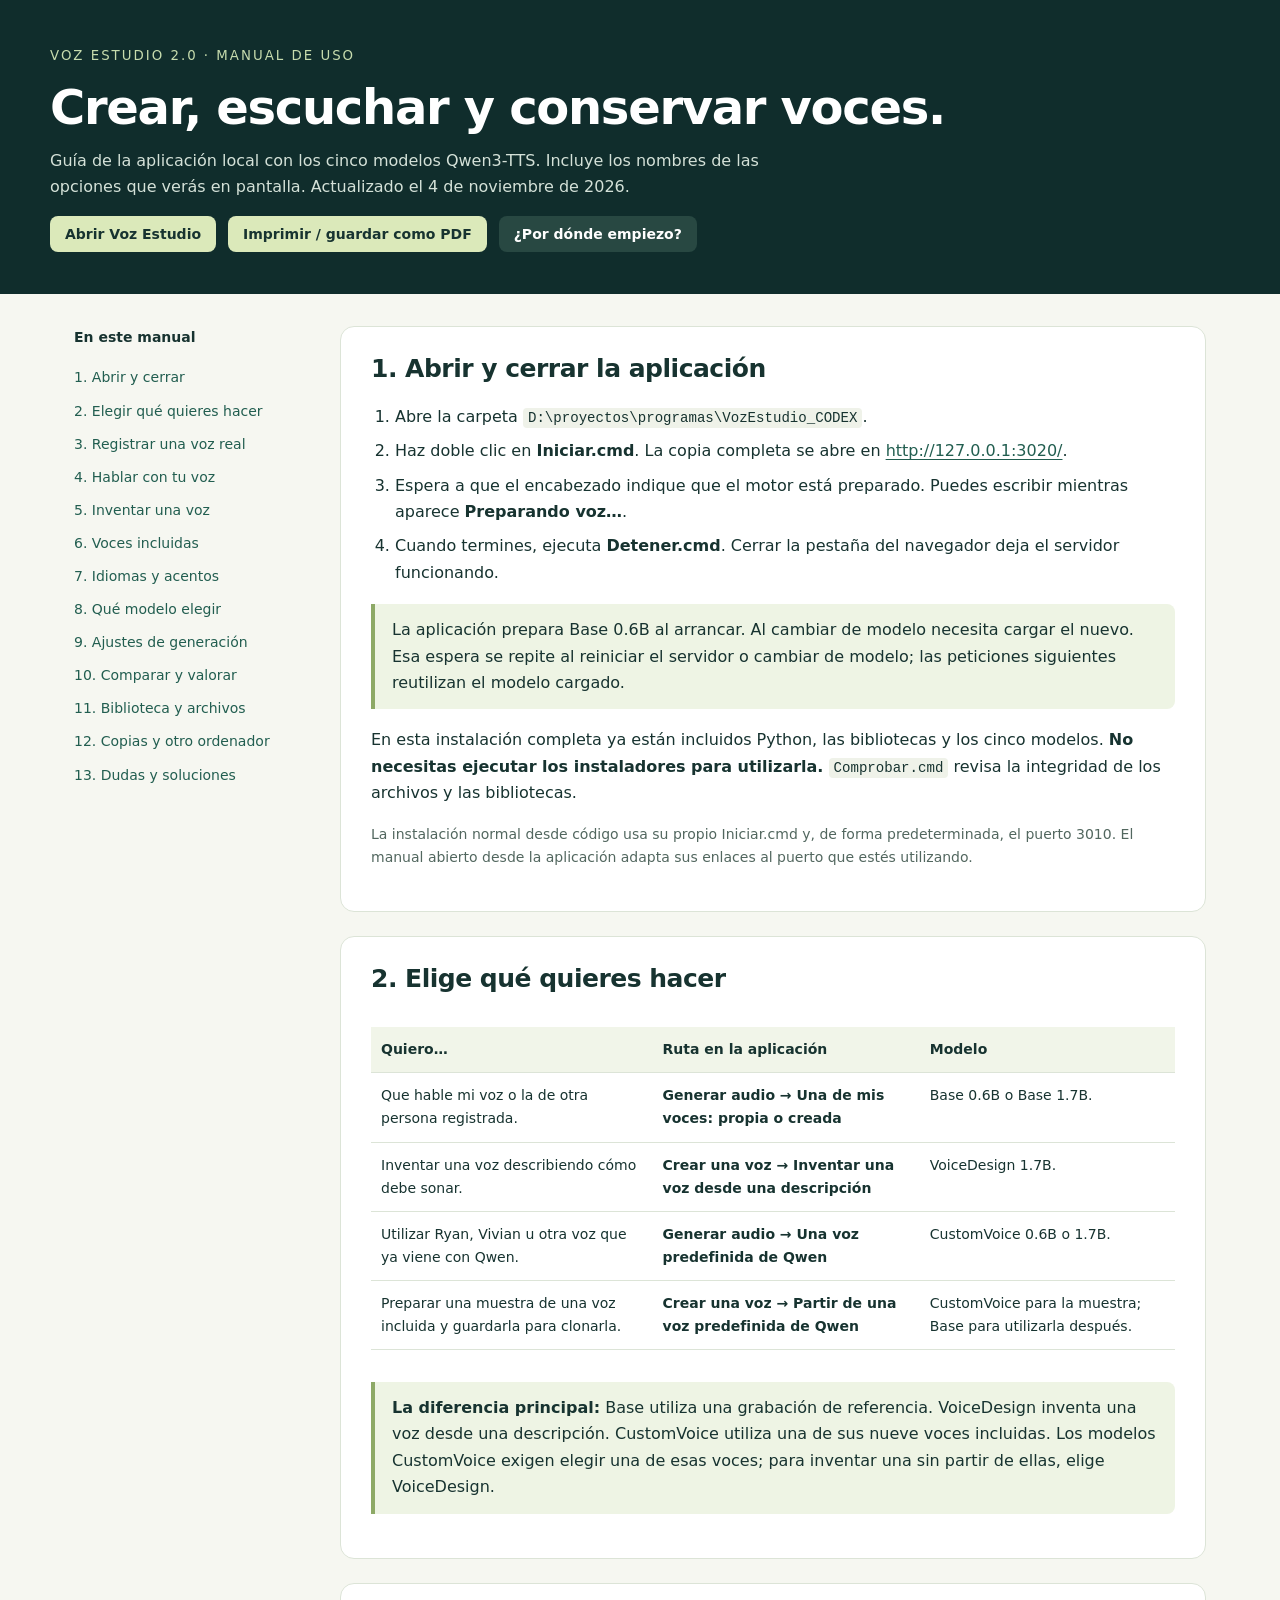
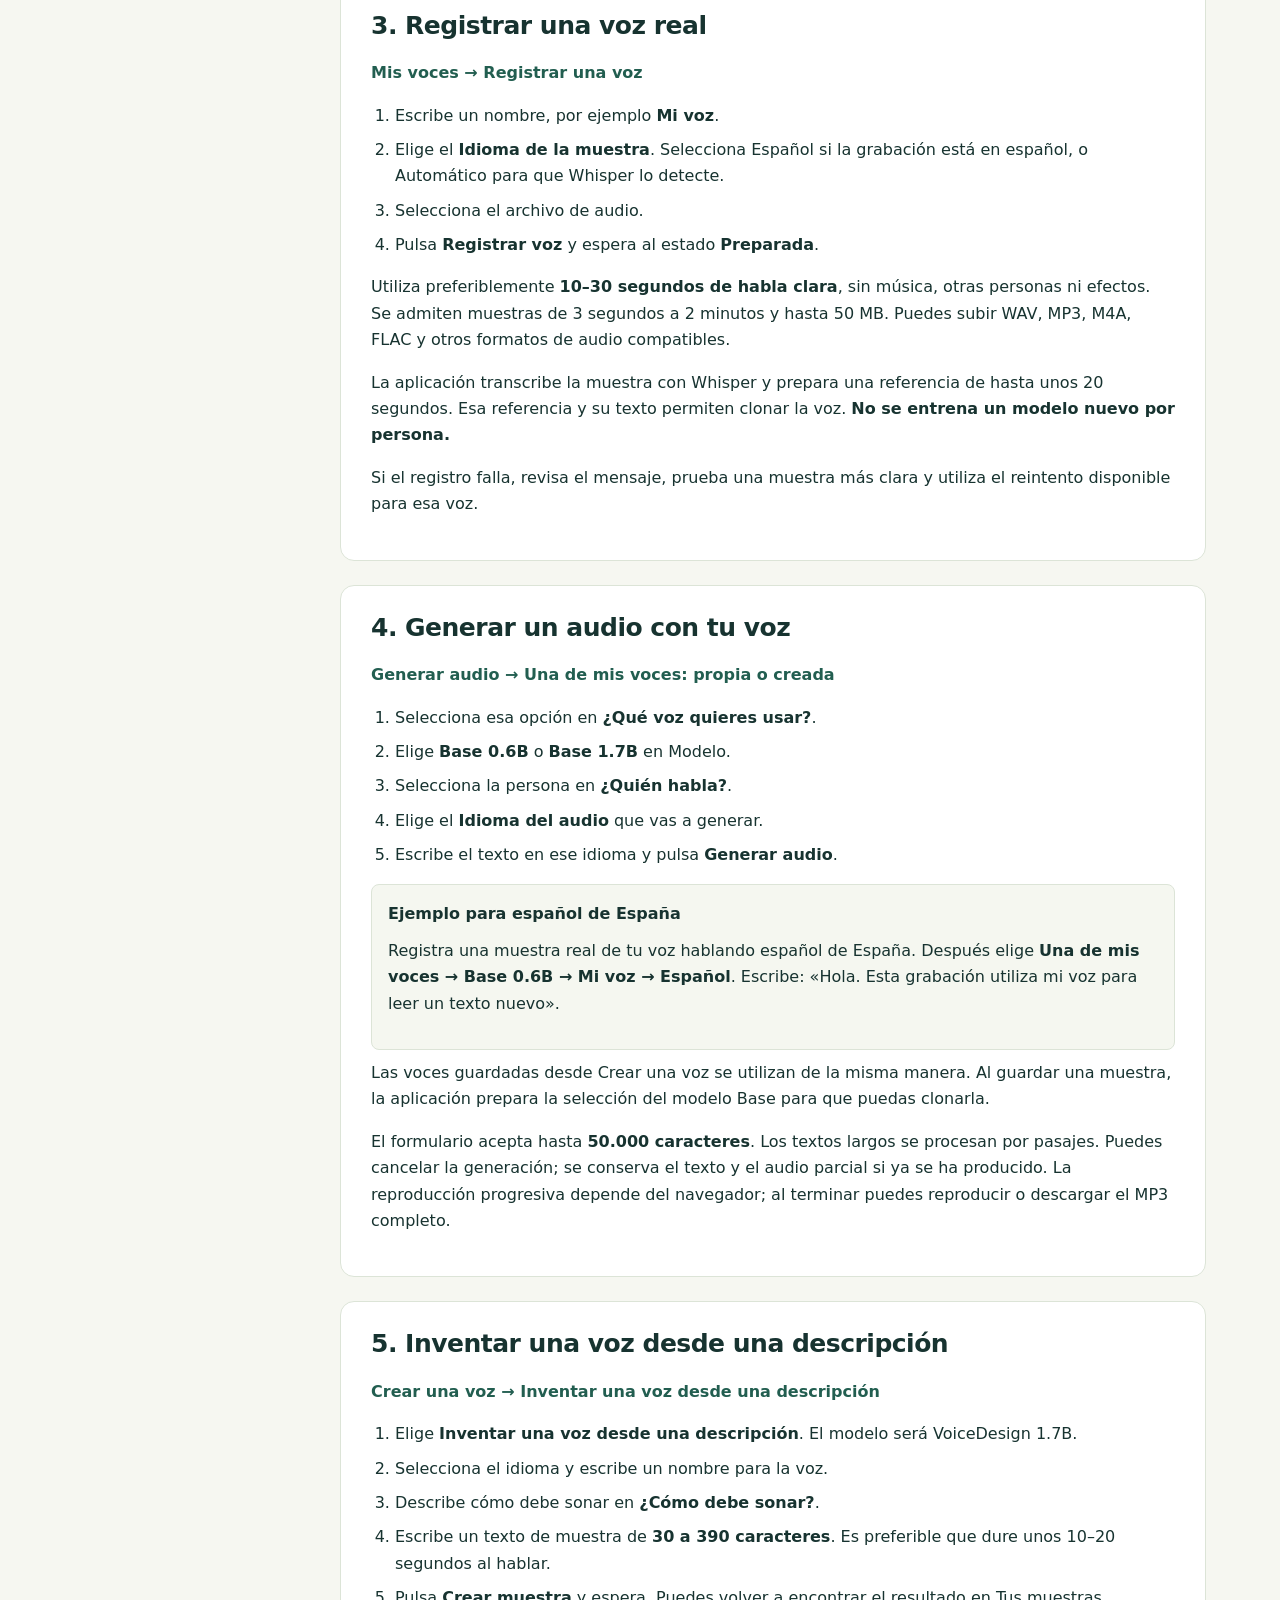
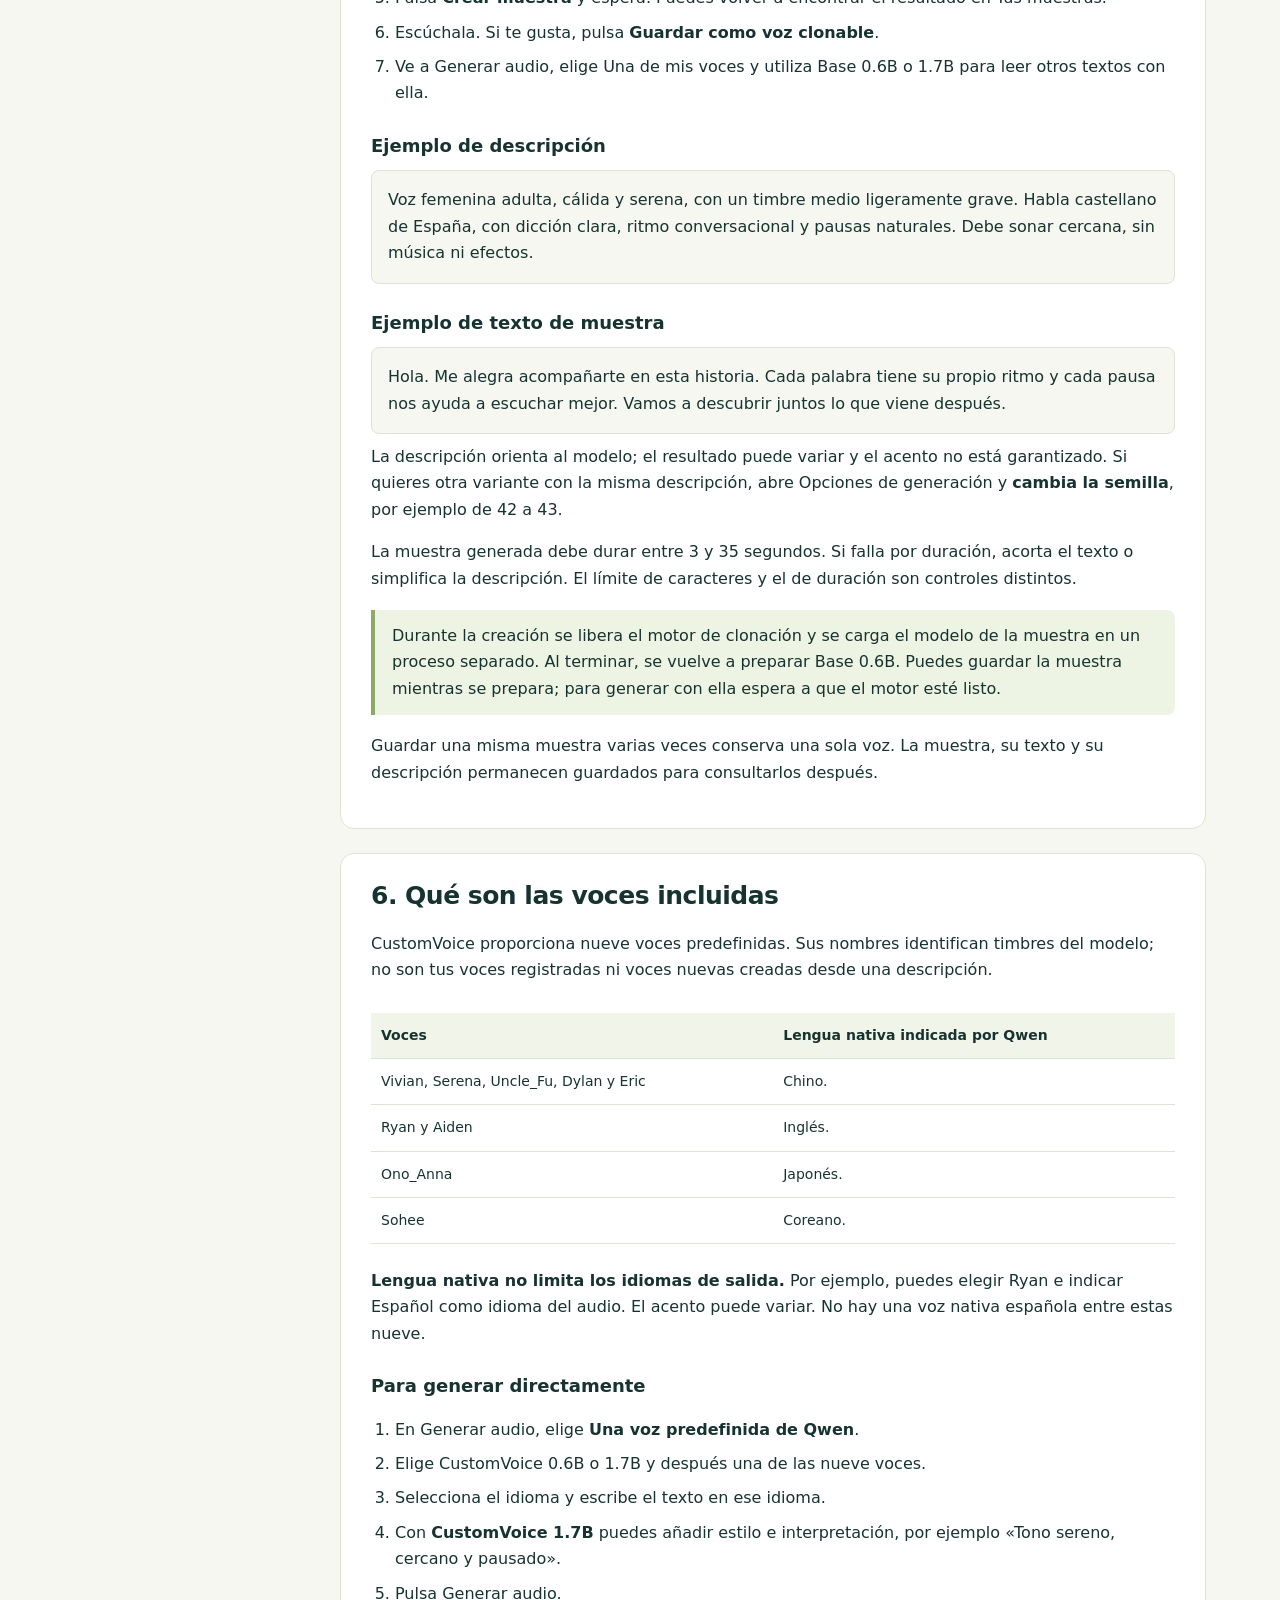
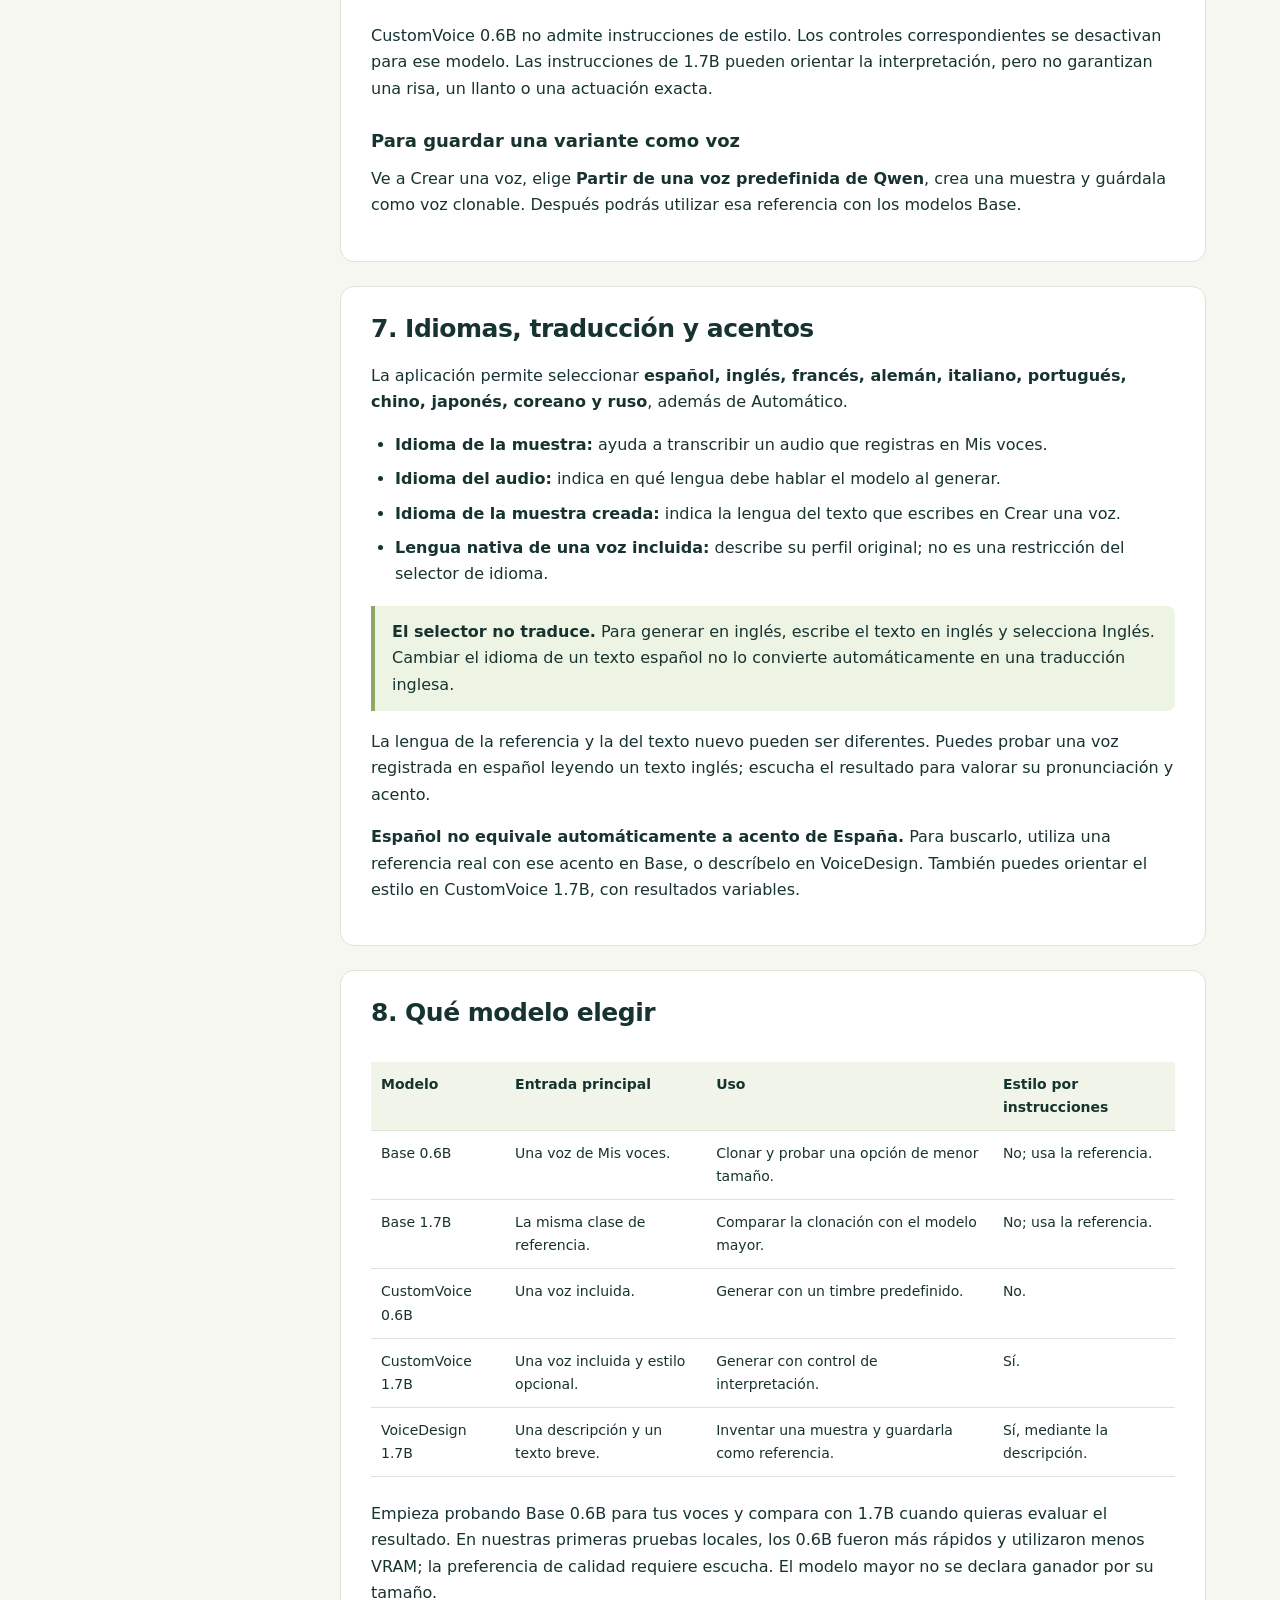
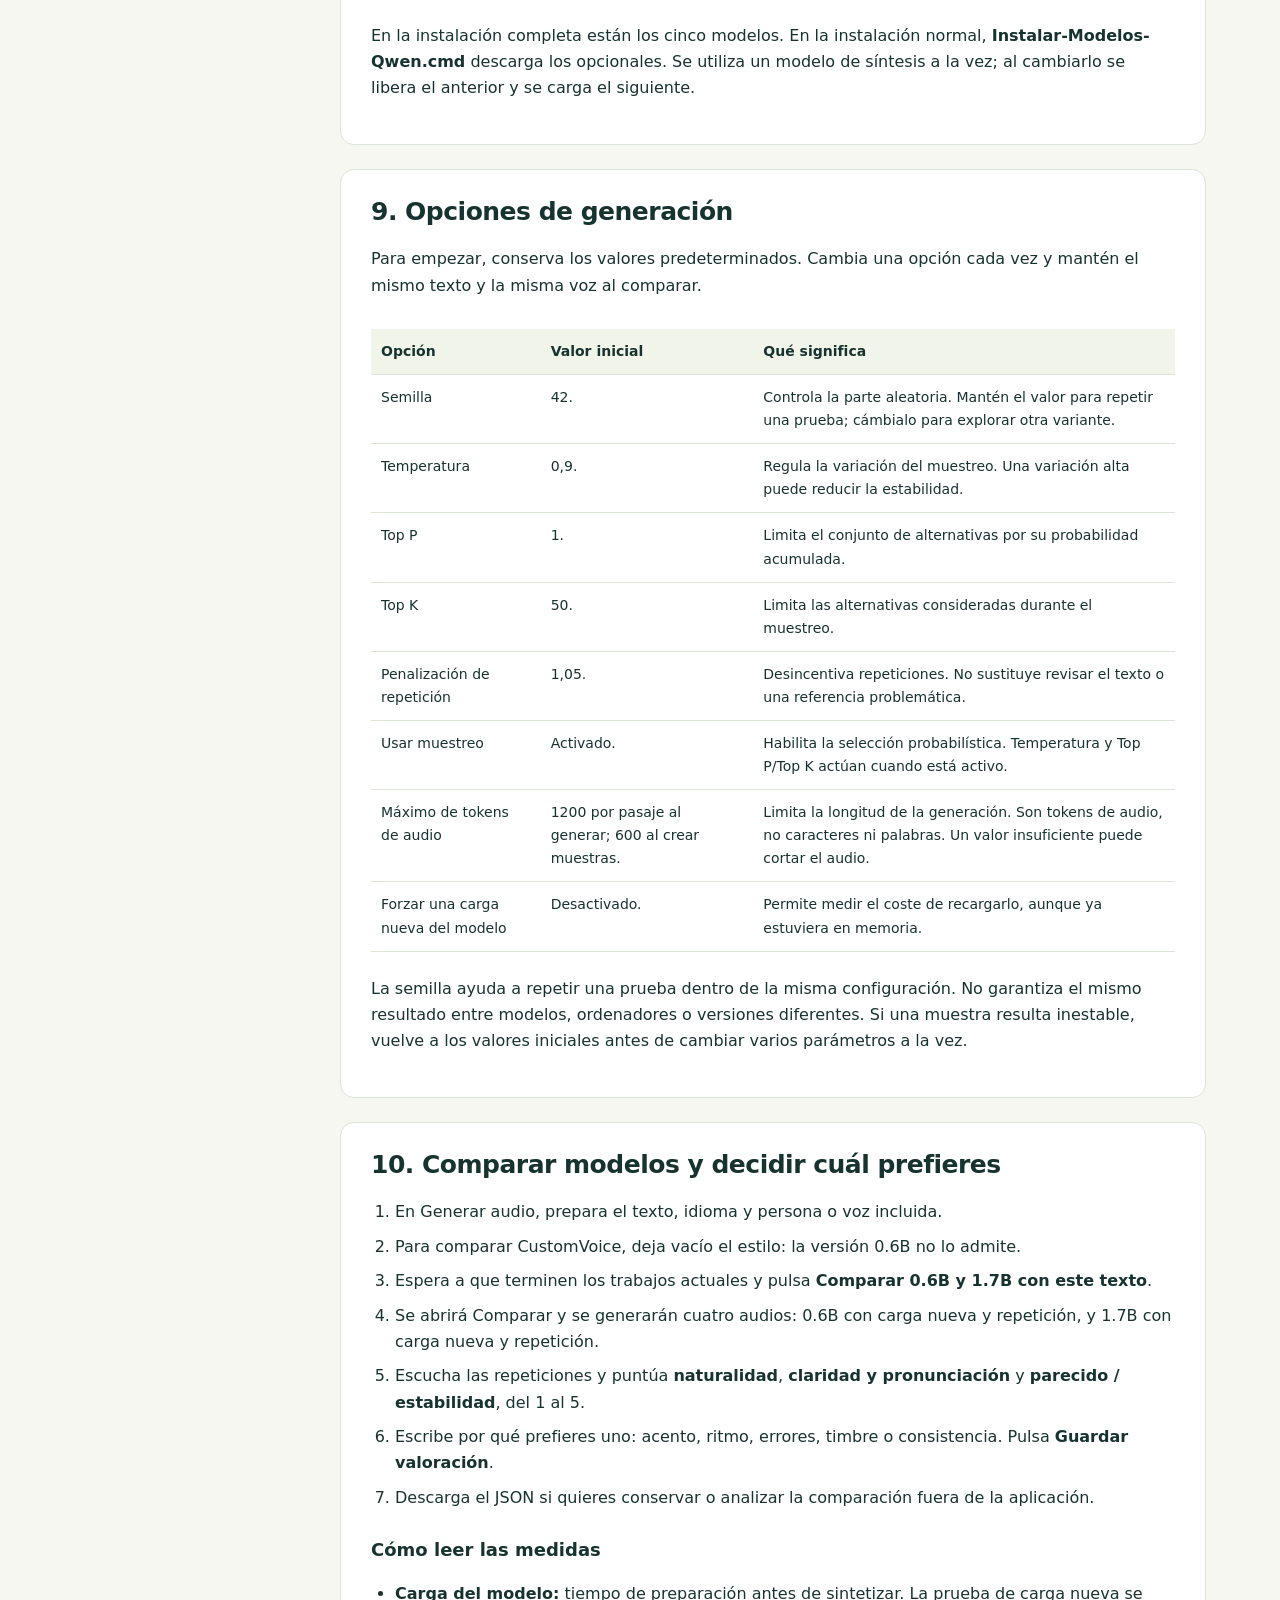
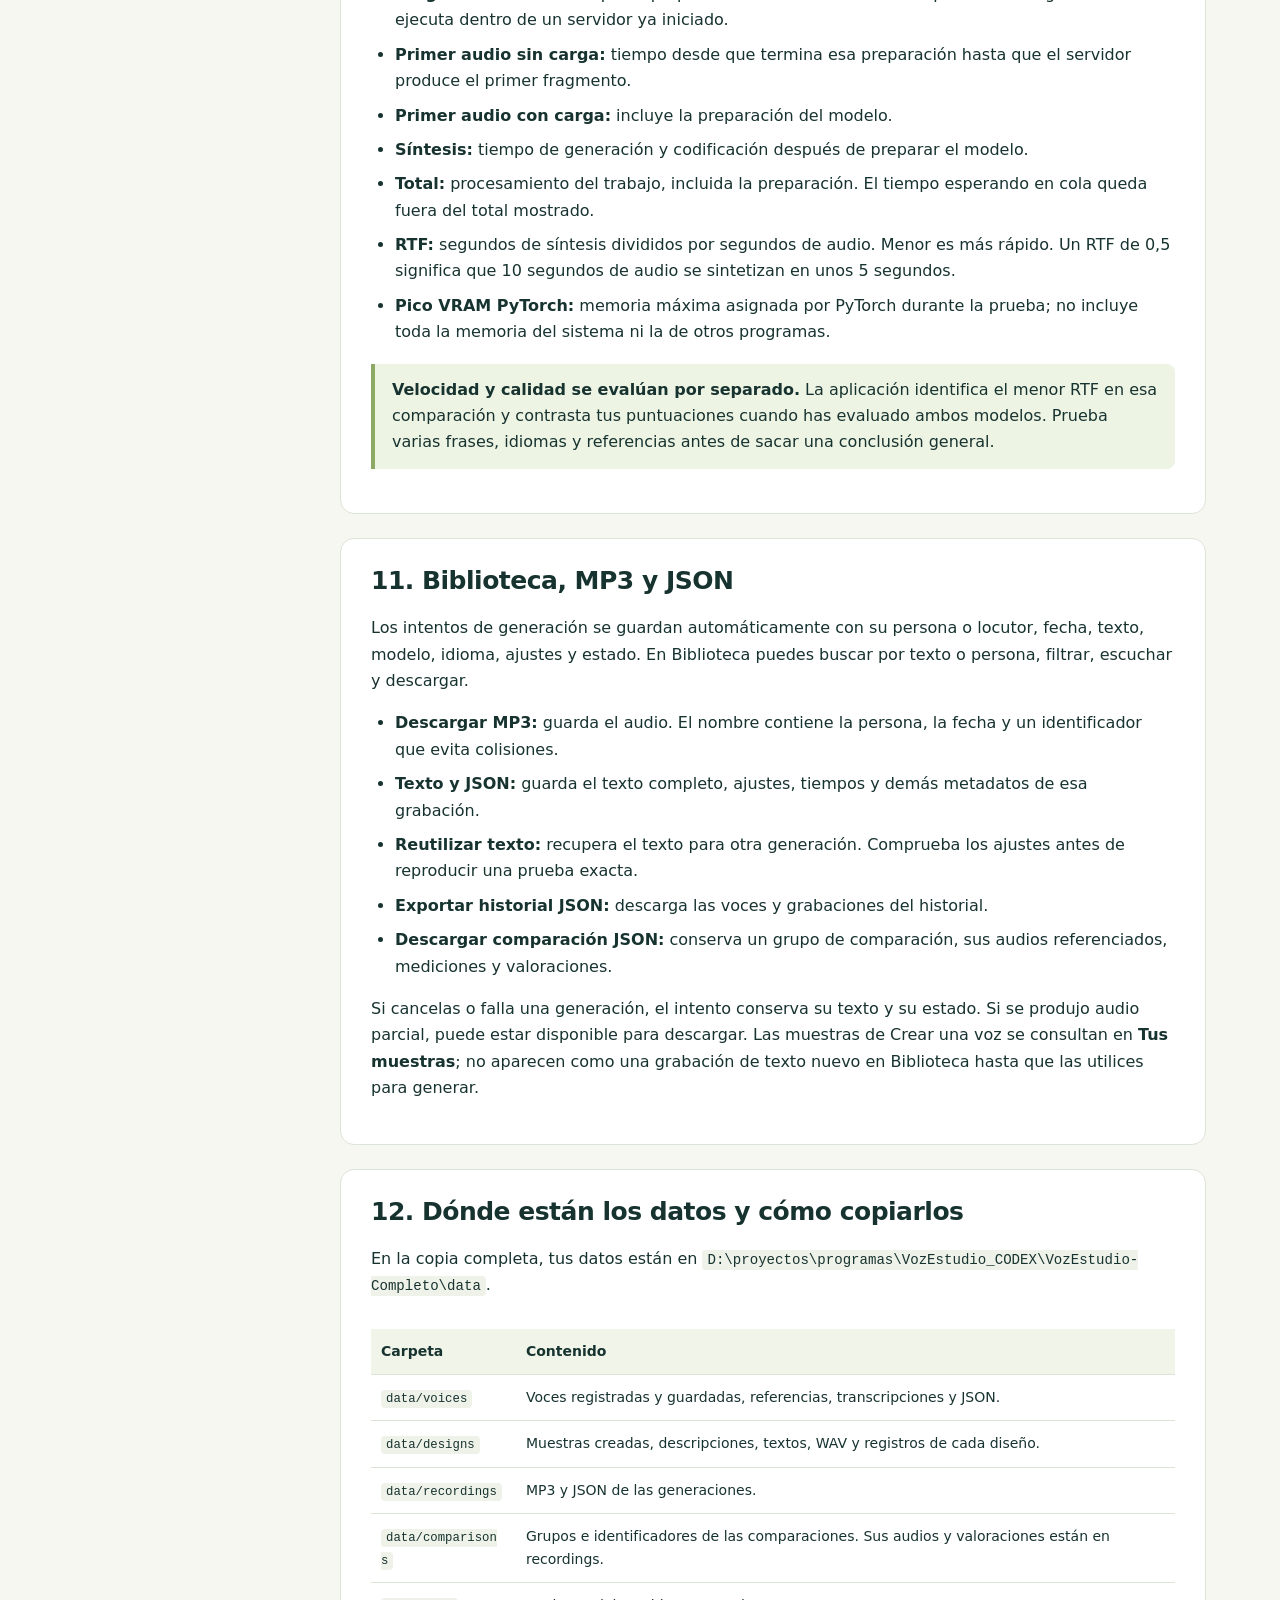
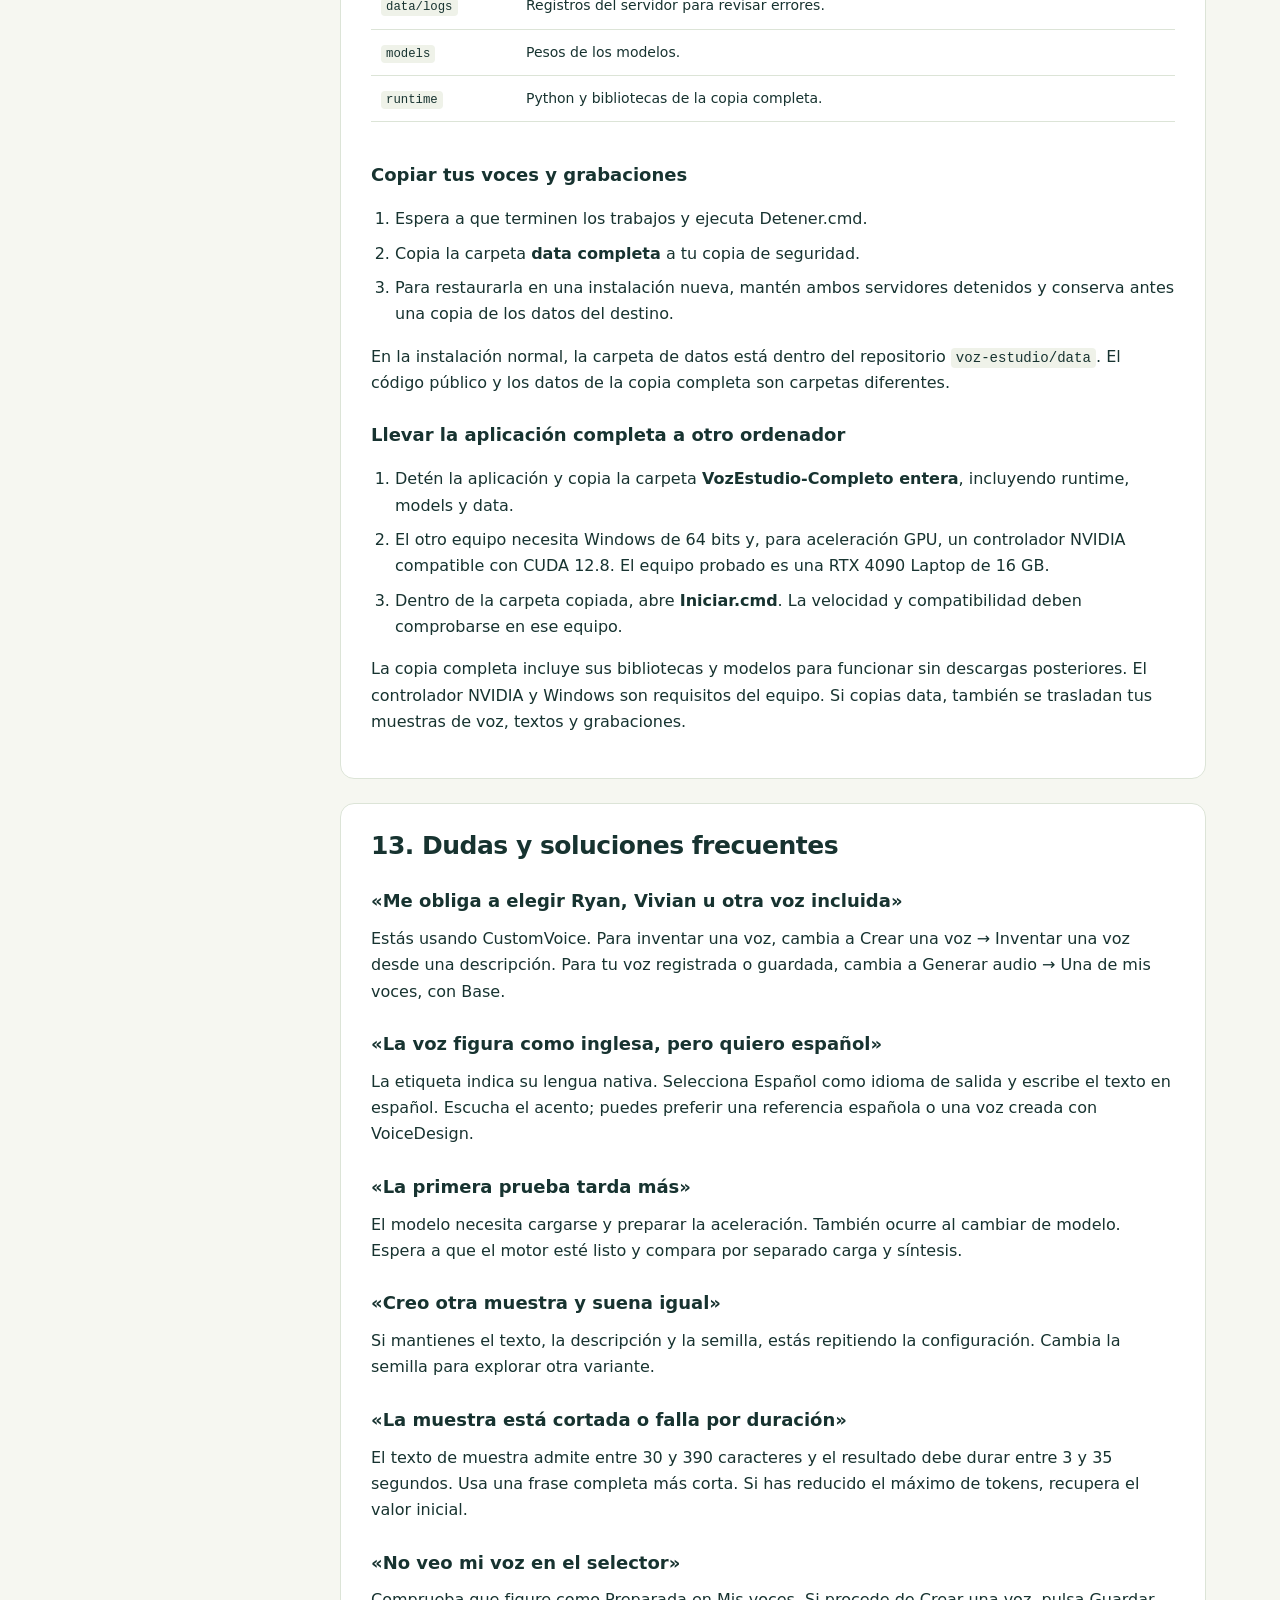
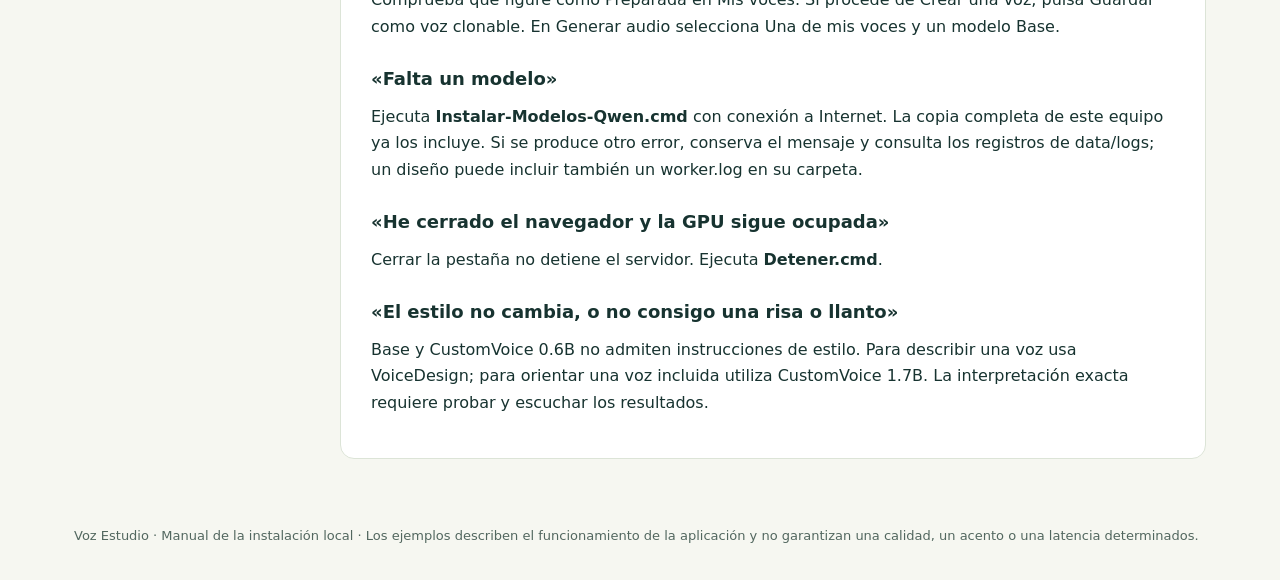
<file: voz_estudio/static/manual.html>
<!doctype html>
<html lang="es">
<head>
<meta charset="utf-8"><meta name="viewport" content="width=device-width,initial-scale=1">
<title>Manual de uso · Voz Estudio 2.0</title>
<style>
:root{--ink:#173330;--green:#225e50;--muted:#52675f;--paper:#f6f7f1;--line:#dce4d7}*{box-sizing:border-box}html{scroll-behavior:smooth}body{margin:0;background:var(--paper);color:var(--ink);font:16px/1.65 system-ui,-apple-system,"Segoe UI",sans-serif}a{color:var(--green);text-underline-offset:3px}header{background:#102d2c;color:white;padding:42px max(24px,calc((100vw - 1180px)/2))}header small{letter-spacing:2px;color:#c7dcae}h1{font-size:clamp(30px,5vw,48px);line-height:1.15;letter-spacing:-1.3px;margin:12px 0}header p{max-width:760px;color:#d4e1d8}.actions{display:flex;gap:12px;flex-wrap:wrap}.button,button{display:inline-block;padding:10px 15px;background:#dbe9ba;color:#173330;border:0;border-radius:8px;font:600 14px system-ui;text-decoration:none;cursor:pointer}.button.secondary{background:#284842;color:white}.layout{max-width:1180px;margin:auto;display:grid;grid-template-columns:230px minmax(0,1fr);gap:36px;padding:32px 24px}nav{align-self:start;position:sticky;top:20px;font-size:14px}nav strong{display:block;margin-bottom:12px}nav a{display:block;text-decoration:none;padding:5px 0}main{min-width:0}section{background:white;border:1px solid var(--line);border-radius:14px;padding:26px 30px;margin-bottom:24px;scroll-margin-top:20px}h2{font-size:25px;line-height:1.3;letter-spacing:-.5px;margin:0 0 18px}h3{font-size:18px;margin:24px 0 10px}p{margin:10px 0 16px}li{margin:8px 0}ol,ul{padding-left:24px}.note{background:#eef4e4;border-left:4px solid #8da966;border-radius:0 8px 8px 0;padding:13px 17px;margin:18px 0}.example{background:#f5f7f0;border:1px solid var(--line);padding:16px;border-radius:8px}code{font-size:.88em;background:#eff2e9;padding:2px 5px;border-radius:4px;overflow-wrap:anywhere}.table-wrap{overflow:auto}table{border-collapse:collapse;width:100%;font-size:14px;margin:14px 0}th,td{text-align:left;vertical-align:top;border-bottom:1px solid var(--line);padding:11px 10px}th{background:#f1f5e9}footer{max-width:1180px;padding:10px 24px 35px;margin:auto;color:var(--muted);font-size:13px}.muted{color:var(--muted);font-size:14px}.route{font-weight:650;color:var(--green)}:focus-visible{outline:3px solid #8da966;outline-offset:4px}@media(max-width:800px){.layout{grid-template-columns:1fr;gap:20px;padding:20px 16px}nav{position:static;columns:2;column-gap:20px}nav strong{column-span:all}section{padding:22px 19px}h2{font-size:23px}header{padding:30px 20px}}@media print{@page{margin:18mm}body{background:white;font:10.5pt/1.45 Arial,sans-serif;color:#111}header{background:white;color:#173330;padding:0 0 15px;border-bottom:2px solid #225e50}header p,header small{color:#333}h1{font-size:28pt}.actions,nav{display:none}.layout{display:block;padding:15px 0;max-width:none}section{padding:0;border:0;border-radius:0;margin-bottom:24px}h2,h3{break-after:avoid}tr,.note,.example{break-inside:avoid}h2{font-size:17pt}a{color:#173330;text-decoration:none}footer{padding:0;font-size:9pt}table{font-size:9pt}.note,.example{background:#f4f5f1}}
</style>
</head>
<body>
<header><small>VOZ ESTUDIO 2.0 · MANUAL DE USO</small><h1>Crear, escuchar y conservar voces.</h1><p>Guía de la aplicación local con los cinco modelos Qwen3-TTS. Incluye los nombres de las opciones que verás en pantalla. Actualizado el 4 de noviembre de 2026.</p><div class="actions"><a class="button" data-app="generar" href="http://127.0.0.1:3020/#generar" target="_blank" rel="noopener">Abrir Voz Estudio</a><button type="button" onclick="window.print()">Imprimir / guardar como PDF</button><a class="button secondary" href="#elegir">¿Por dónde empiezo?</a></div></header>
<div class="layout"><nav aria-label="Índice del manual"><strong>En este manual</strong><a href="#inicio">1. Abrir y cerrar</a><a href="#elegir">2. Elegir qué quieres hacer</a><a href="#registrar">3. Registrar una voz real</a><a href="#clonar">4. Hablar con tu voz</a><a href="#inventar">5. Inventar una voz</a><a href="#incluidas">6. Voces incluidas</a><a href="#idiomas">7. Idiomas y acentos</a><a href="#modelos">8. Qué modelo elegir</a><a href="#ajustes">9. Ajustes de generación</a><a href="#comparar">10. Comparar y valorar</a><a href="#biblioteca">11. Biblioteca y archivos</a><a href="#copias">12. Copias y otro ordenador</a><a href="#problemas">13. Dudas y soluciones</a></nav><main>

<section id="inicio"><h2>1. Abrir y cerrar la aplicación</h2><ol><li>Abre la carpeta <code>D:\proyectos\programas\VozEstudio_CODEX</code>.</li><li>Haz doble clic en <strong>Iniciar.cmd</strong>. La copia completa se abre en <a data-app="generar" href="http://127.0.0.1:3020/#generar" target="_blank" rel="noopener">http://127.0.0.1:3020/</a>.</li><li>Espera a que el encabezado indique que el motor está preparado. Puedes escribir mientras aparece <strong>Preparando voz…</strong>.</li><li>Cuando termines, ejecuta <strong>Detener.cmd</strong>. Cerrar la pestaña del navegador deja el servidor funcionando.</li></ol><div class="note">La aplicación prepara Base 0.6B al arrancar. Al cambiar de modelo necesita cargar el nuevo. Esa espera se repite al reiniciar el servidor o cambiar de modelo; las peticiones siguientes reutilizan el modelo cargado.</div><p>En esta instalación completa ya están incluidos Python, las bibliotecas y los cinco modelos. <strong>No necesitas ejecutar los instaladores para utilizarla.</strong> <code>Comprobar.cmd</code> revisa la integridad de los archivos y las bibliotecas.</p><p class="muted">La instalación normal desde código usa su propio Iniciar.cmd y, de forma predeterminada, el puerto 3010. El manual abierto desde la aplicación adapta sus enlaces al puerto que estés utilizando.</p></section>

<section id="elegir"><h2>2. Elige qué quieres hacer</h2><div class="table-wrap"><table><thead><tr><th>Quiero…</th><th>Ruta en la aplicación</th><th>Modelo</th></tr></thead><tbody><tr><td>Que hable mi voz o la de otra persona registrada.</td><td><strong>Generar audio → Una de mis voces: propia o creada</strong></td><td>Base 0.6B o Base 1.7B.</td></tr><tr><td>Inventar una voz describiendo cómo debe sonar.</td><td><strong>Crear una voz → Inventar una voz desde una descripción</strong></td><td>VoiceDesign 1.7B.</td></tr><tr><td>Utilizar Ryan, Vivian u otra voz que ya viene con Qwen.</td><td><strong>Generar audio → Una voz predefinida de Qwen</strong></td><td>CustomVoice 0.6B o 1.7B.</td></tr><tr><td>Preparar una muestra de una voz incluida y guardarla para clonarla.</td><td><strong>Crear una voz → Partir de una voz predefinida de Qwen</strong></td><td>CustomVoice para la muestra; Base para utilizarla después.</td></tr></tbody></table></div><div class="note"><strong>La diferencia principal:</strong> Base utiliza una grabación de referencia. VoiceDesign inventa una voz desde una descripción. CustomVoice utiliza una de sus nueve voces incluidas. Los modelos CustomVoice exigen elegir una de esas voces; para inventar una sin partir de ellas, elige VoiceDesign.</div></section>

<section id="registrar"><h2>3. Registrar una voz real</h2><p class="route">Mis voces → Registrar una voz</p><ol><li>Escribe un nombre, por ejemplo <strong>Mi voz</strong>.</li><li>Elige el <strong>Idioma de la muestra</strong>. Selecciona Español si la grabación está en español, o Automático para que Whisper lo detecte.</li><li>Selecciona el archivo de audio.</li><li>Pulsa <strong>Registrar voz</strong> y espera al estado <strong>Preparada</strong>.</li></ol><p>Utiliza preferiblemente <strong>10–30 segundos de habla clara</strong>, sin música, otras personas ni efectos. Se admiten muestras de 3 segundos a 2 minutos y hasta 50 MB. Puedes subir WAV, MP3, M4A, FLAC y otros formatos de audio compatibles.</p><p>La aplicación transcribe la muestra con Whisper y prepara una referencia de hasta unos 20 segundos. Esa referencia y su texto permiten clonar la voz. <strong>No se entrena un modelo nuevo por persona.</strong></p><p>Si el registro falla, revisa el mensaje, prueba una muestra más clara y utiliza el reintento disponible para esa voz.</p></section>

<section id="clonar"><h2>4. Generar un audio con tu voz</h2><p class="route">Generar audio → Una de mis voces: propia o creada</p><ol><li>Selecciona esa opción en <strong>¿Qué voz quieres usar?</strong>.</li><li>Elige <strong>Base 0.6B</strong> o <strong>Base 1.7B</strong> en Modelo.</li><li>Selecciona la persona en <strong>¿Quién habla?</strong>.</li><li>Elige el <strong>Idioma del audio</strong> que vas a generar.</li><li>Escribe el texto en ese idioma y pulsa <strong>Generar audio</strong>.</li></ol><div class="example"><strong>Ejemplo para español de España</strong><p>Registra una muestra real de tu voz hablando español de España. Después elige <strong>Una de mis voces → Base 0.6B → Mi voz → Español</strong>. Escribe: «Hola. Esta grabación utiliza mi voz para leer un texto nuevo».</p></div><p>Las voces guardadas desde Crear una voz se utilizan de la misma manera. Al guardar una muestra, la aplicación prepara la selección del modelo Base para que puedas clonarla.</p><p>El formulario acepta hasta <strong>50.000 caracteres</strong>. Los textos largos se procesan por pasajes. Puedes cancelar la generación; se conserva el texto y el audio parcial si ya se ha producido. La reproducción progresiva depende del navegador; al terminar puedes reproducir o descargar el MP3 completo.</p></section>

<section id="inventar"><h2>5. Inventar una voz desde una descripción</h2><p class="route">Crear una voz → Inventar una voz desde una descripción</p><ol><li>Elige <strong>Inventar una voz desde una descripción</strong>. El modelo será VoiceDesign 1.7B.</li><li>Selecciona el idioma y escribe un nombre para la voz.</li><li>Describe cómo debe sonar en <strong>¿Cómo debe sonar?</strong>.</li><li>Escribe un texto de muestra de <strong>30 a 390 caracteres</strong>. Es preferible que dure unos 10–20 segundos al hablar.</li><li>Pulsa <strong>Crear muestra</strong> y espera. Puedes volver a encontrar el resultado en Tus muestras.</li><li>Escúchala. Si te gusta, pulsa <strong>Guardar como voz clonable</strong>.</li><li>Ve a Generar audio, elige Una de mis voces y utiliza Base 0.6B o 1.7B para leer otros textos con ella.</li></ol><h3>Ejemplo de descripción</h3><div class="example">Voz femenina adulta, cálida y serena, con un timbre medio ligeramente grave. Habla castellano de España, con dicción clara, ritmo conversacional y pausas naturales. Debe sonar cercana, sin música ni efectos.</div><h3>Ejemplo de texto de muestra</h3><div class="example">Hola. Me alegra acompañarte en esta historia. Cada palabra tiene su propio ritmo y cada pausa nos ayuda a escuchar mejor. Vamos a descubrir juntos lo que viene después.</div><p>La descripción orienta al modelo; el resultado puede variar y el acento no está garantizado. Si quieres otra variante con la misma descripción, abre Opciones de generación y <strong>cambia la semilla</strong>, por ejemplo de 42 a 43.</p><p>La muestra generada debe durar entre 3 y 35 segundos. Si falla por duración, acorta el texto o simplifica la descripción. El límite de caracteres y el de duración son controles distintos.</p><div class="note">Durante la creación se libera el motor de clonación y se carga el modelo de la muestra en un proceso separado. Al terminar, se vuelve a preparar Base 0.6B. Puedes guardar la muestra mientras se prepara; para generar con ella espera a que el motor esté listo.</div><p>Guardar una misma muestra varias veces conserva una sola voz. La muestra, su texto y su descripción permanecen guardados para consultarlos después.</p></section>

<section id="incluidas"><h2>6. Qué son las voces incluidas</h2><p>CustomVoice proporciona nueve voces predefinidas. Sus nombres identifican timbres del modelo; no son tus voces registradas ni voces nuevas creadas desde una descripción.</p><div class="table-wrap"><table><thead><tr><th>Voces</th><th>Lengua nativa indicada por Qwen</th></tr></thead><tbody><tr><td>Vivian, Serena, Uncle_Fu, Dylan y Eric</td><td>Chino.</td></tr><tr><td>Ryan y Aiden</td><td>Inglés.</td></tr><tr><td>Ono_Anna</td><td>Japonés.</td></tr><tr><td>Sohee</td><td>Coreano.</td></tr></tbody></table></div><p><strong>Lengua nativa no limita los idiomas de salida.</strong> Por ejemplo, puedes elegir Ryan e indicar Español como idioma del audio. El acento puede variar. No hay una voz nativa española entre estas nueve.</p><h3>Para generar directamente</h3><ol><li>En Generar audio, elige <strong>Una voz predefinida de Qwen</strong>.</li><li>Elige CustomVoice 0.6B o 1.7B y después una de las nueve voces.</li><li>Selecciona el idioma y escribe el texto en ese idioma.</li><li>Con <strong>CustomVoice 1.7B</strong> puedes añadir estilo e interpretación, por ejemplo «Tono sereno, cercano y pausado».</li><li>Pulsa Generar audio.</li></ol><p>CustomVoice 0.6B no admite instrucciones de estilo. Los controles correspondientes se desactivan para ese modelo. Las instrucciones de 1.7B pueden orientar la interpretación, pero no garantizan una risa, un llanto o una actuación exacta.</p><h3>Para guardar una variante como voz</h3><p>Ve a Crear una voz, elige <strong>Partir de una voz predefinida de Qwen</strong>, crea una muestra y guárdala como voz clonable. Después podrás utilizar esa referencia con los modelos Base.</p></section>

<section id="idiomas"><h2>7. Idiomas, traducción y acentos</h2><p>La aplicación permite seleccionar <strong>español, inglés, francés, alemán, italiano, portugués, chino, japonés, coreano y ruso</strong>, además de Automático.</p><ul><li><strong>Idioma de la muestra:</strong> ayuda a transcribir un audio que registras en Mis voces.</li><li><strong>Idioma del audio:</strong> indica en qué lengua debe hablar el modelo al generar.</li><li><strong>Idioma de la muestra creada:</strong> indica la lengua del texto que escribes en Crear una voz.</li><li><strong>Lengua nativa de una voz incluida:</strong> describe su perfil original; no es una restricción del selector de idioma.</li></ul><div class="note"><strong>El selector no traduce.</strong> Para generar en inglés, escribe el texto en inglés y selecciona Inglés. Cambiar el idioma de un texto español no lo convierte automáticamente en una traducción inglesa.</div><p>La lengua de la referencia y la del texto nuevo pueden ser diferentes. Puedes probar una voz registrada en español leyendo un texto inglés; escucha el resultado para valorar su pronunciación y acento.</p><p><strong>Español no equivale automáticamente a acento de España.</strong> Para buscarlo, utiliza una referencia real con ese acento en Base, o descríbelo en VoiceDesign. También puedes orientar el estilo en CustomVoice 1.7B, con resultados variables.</p></section>

<section id="modelos"><h2>8. Qué modelo elegir</h2><div class="table-wrap"><table><thead><tr><th>Modelo</th><th>Entrada principal</th><th>Uso</th><th>Estilo por instrucciones</th></tr></thead><tbody><tr><td>Base 0.6B</td><td>Una voz de Mis voces.</td><td>Clonar y probar una opción de menor tamaño.</td><td>No; usa la referencia.</td></tr><tr><td>Base 1.7B</td><td>La misma clase de referencia.</td><td>Comparar la clonación con el modelo mayor.</td><td>No; usa la referencia.</td></tr><tr><td>CustomVoice 0.6B</td><td>Una voz incluida.</td><td>Generar con un timbre predefinido.</td><td>No.</td></tr><tr><td>CustomVoice 1.7B</td><td>Una voz incluida y estilo opcional.</td><td>Generar con control de interpretación.</td><td>Sí.</td></tr><tr><td>VoiceDesign 1.7B</td><td>Una descripción y un texto breve.</td><td>Inventar una muestra y guardarla como referencia.</td><td>Sí, mediante la descripción.</td></tr></tbody></table></div><p>Empieza probando Base 0.6B para tus voces y compara con 1.7B cuando quieras evaluar el resultado. En nuestras primeras pruebas locales, los 0.6B fueron más rápidos y utilizaron menos VRAM; la preferencia de calidad requiere escucha. El modelo mayor no se declara ganador por su tamaño.</p><p>En la instalación completa están los cinco modelos. En la instalación normal, <strong>Instalar-Modelos-Qwen.cmd</strong> descarga los opcionales. Se utiliza un modelo de síntesis a la vez; al cambiarlo se libera el anterior y se carga el siguiente.</p></section>

<section id="ajustes"><h2>9. Opciones de generación</h2><p>Para empezar, conserva los valores predeterminados. Cambia una opción cada vez y mantén el mismo texto y la misma voz al comparar.</p><div class="table-wrap"><table><thead><tr><th>Opción</th><th>Valor inicial</th><th>Qué significa</th></tr></thead><tbody><tr><td>Semilla</td><td>42.</td><td>Controla la parte aleatoria. Mantén el valor para repetir una prueba; cámbialo para explorar otra variante.</td></tr><tr><td>Temperatura</td><td>0,9.</td><td>Regula la variación del muestreo. Una variación alta puede reducir la estabilidad.</td></tr><tr><td>Top P</td><td>1.</td><td>Limita el conjunto de alternativas por su probabilidad acumulada.</td></tr><tr><td>Top K</td><td>50.</td><td>Limita las alternativas consideradas durante el muestreo.</td></tr><tr><td>Penalización de repetición</td><td>1,05.</td><td>Desincentiva repeticiones. No sustituye revisar el texto o una referencia problemática.</td></tr><tr><td>Usar muestreo</td><td>Activado.</td><td>Habilita la selección probabilística. Temperatura y Top P/Top K actúan cuando está activo.</td></tr><tr><td>Máximo de tokens de audio</td><td>1200 por pasaje al generar; 600 al crear muestras.</td><td>Limita la longitud de la generación. Son tokens de audio, no caracteres ni palabras. Un valor insuficiente puede cortar el audio.</td></tr><tr><td>Forzar una carga nueva del modelo</td><td>Desactivado.</td><td>Permite medir el coste de recargarlo, aunque ya estuviera en memoria.</td></tr></tbody></table></div><p>La semilla ayuda a repetir una prueba dentro de la misma configuración. No garantiza el mismo resultado entre modelos, ordenadores o versiones diferentes. Si una muestra resulta inestable, vuelve a los valores iniciales antes de cambiar varios parámetros a la vez.</p></section>

<section id="comparar"><h2>10. Comparar modelos y decidir cuál prefieres</h2><ol><li>En Generar audio, prepara el texto, idioma y persona o voz incluida.</li><li>Para comparar CustomVoice, deja vacío el estilo: la versión 0.6B no lo admite.</li><li>Espera a que terminen los trabajos actuales y pulsa <strong>Comparar 0.6B y 1.7B con este texto</strong>.</li><li>Se abrirá Comparar y se generarán cuatro audios: 0.6B con carga nueva y repetición, y 1.7B con carga nueva y repetición.</li><li>Escucha las repeticiones y puntúa <strong>naturalidad</strong>, <strong>claridad y pronunciación</strong> y <strong>parecido / estabilidad</strong>, del 1 al 5.</li><li>Escribe por qué prefieres uno: acento, ritmo, errores, timbre o consistencia. Pulsa <strong>Guardar valoración</strong>.</li><li>Descarga el JSON si quieres conservar o analizar la comparación fuera de la aplicación.</li></ol><h3>Cómo leer las medidas</h3><ul><li><strong>Carga del modelo:</strong> tiempo de preparación antes de sintetizar. La prueba de carga nueva se ejecuta dentro de un servidor ya iniciado.</li><li><strong>Primer audio sin carga:</strong> tiempo desde que termina esa preparación hasta que el servidor produce el primer fragmento.</li><li><strong>Primer audio con carga:</strong> incluye la preparación del modelo.</li><li><strong>Síntesis:</strong> tiempo de generación y codificación después de preparar el modelo.</li><li><strong>Total:</strong> procesamiento del trabajo, incluida la preparación. El tiempo esperando en cola queda fuera del total mostrado.</li><li><strong>RTF:</strong> segundos de síntesis divididos por segundos de audio. Menor es más rápido. Un RTF de 0,5 significa que 10 segundos de audio se sintetizan en unos 5 segundos.</li><li><strong>Pico VRAM PyTorch:</strong> memoria máxima asignada por PyTorch durante la prueba; no incluye toda la memoria del sistema ni la de otros programas.</li></ul><div class="note"><strong>Velocidad y calidad se evalúan por separado.</strong> La aplicación identifica el menor RTF en esa comparación y contrasta tus puntuaciones cuando has evaluado ambos modelos. Prueba varias frases, idiomas y referencias antes de sacar una conclusión general.</div></section>

<section id="biblioteca"><h2>11. Biblioteca, MP3 y JSON</h2><p>Los intentos de generación se guardan automáticamente con su persona o locutor, fecha, texto, modelo, idioma, ajustes y estado. En Biblioteca puedes buscar por texto o persona, filtrar, escuchar y descargar.</p><ul><li><strong>Descargar MP3:</strong> guarda el audio. El nombre contiene la persona, la fecha y un identificador que evita colisiones.</li><li><strong>Texto y JSON:</strong> guarda el texto completo, ajustes, tiempos y demás metadatos de esa grabación.</li><li><strong>Reutilizar texto:</strong> recupera el texto para otra generación. Comprueba los ajustes antes de reproducir una prueba exacta.</li><li><strong>Exportar historial JSON:</strong> descarga las voces y grabaciones del historial.</li><li><strong>Descargar comparación JSON:</strong> conserva un grupo de comparación, sus audios referenciados, mediciones y valoraciones.</li></ul><p>Si cancelas o falla una generación, el intento conserva su texto y su estado. Si se produjo audio parcial, puede estar disponible para descargar. Las muestras de Crear una voz se consultan en <strong>Tus muestras</strong>; no aparecen como una grabación de texto nuevo en Biblioteca hasta que las utilices para generar.</p></section>

<section id="copias"><h2>12. Dónde están los datos y cómo copiarlos</h2><p>En la copia completa, tus datos están en <code>D:\proyectos\programas\VozEstudio_CODEX\VozEstudio-Completo\data</code>.</p><div class="table-wrap"><table><thead><tr><th>Carpeta</th><th>Contenido</th></tr></thead><tbody><tr><td><code>data/voices</code></td><td>Voces registradas y guardadas, referencias, transcripciones y JSON.</td></tr><tr><td><code>data/designs</code></td><td>Muestras creadas, descripciones, textos, WAV y registros de cada diseño.</td></tr><tr><td><code>data/recordings</code></td><td>MP3 y JSON de las generaciones.</td></tr><tr><td><code>data/comparisons</code></td><td>Grupos e identificadores de las comparaciones. Sus audios y valoraciones están en recordings.</td></tr><tr><td><code>data/logs</code></td><td>Registros del servidor para revisar errores.</td></tr><tr><td><code>models</code></td><td>Pesos de los modelos.</td></tr><tr><td><code>runtime</code></td><td>Python y bibliotecas de la copia completa.</td></tr></tbody></table></div><h3>Copiar tus voces y grabaciones</h3><ol><li>Espera a que terminen los trabajos y ejecuta Detener.cmd.</li><li>Copia la carpeta <strong>data completa</strong> a tu copia de seguridad.</li><li>Para restaurarla en una instalación nueva, mantén ambos servidores detenidos y conserva antes una copia de los datos del destino.</li></ol><p>En la instalación normal, la carpeta de datos está dentro del repositorio <code>voz-estudio/data</code>. El código público y los datos de la copia completa son carpetas diferentes.</p><h3>Llevar la aplicación completa a otro ordenador</h3><ol><li>Detén la aplicación y copia la carpeta <strong>VozEstudio-Completo entera</strong>, incluyendo runtime, models y data.</li><li>El otro equipo necesita Windows de 64 bits y, para aceleración GPU, un controlador NVIDIA compatible con CUDA 12.8. El equipo probado es una RTX 4090 Laptop de 16 GB.</li><li>Dentro de la carpeta copiada, abre <strong>Iniciar.cmd</strong>. La velocidad y compatibilidad deben comprobarse en ese equipo.</li></ol><p>La copia completa incluye sus bibliotecas y modelos para funcionar sin descargas posteriores. El controlador NVIDIA y Windows son requisitos del equipo. Si copias data, también se trasladan tus muestras de voz, textos y grabaciones.</p></section>

<section id="problemas"><h2>13. Dudas y soluciones frecuentes</h2><h3>«Me obliga a elegir Ryan, Vivian u otra voz incluida»</h3><p>Estás usando CustomVoice. Para inventar una voz, cambia a Crear una voz → Inventar una voz desde una descripción. Para tu voz registrada o guardada, cambia a Generar audio → Una de mis voces, con Base.</p><h3>«La voz figura como inglesa, pero quiero español»</h3><p>La etiqueta indica su lengua nativa. Selecciona Español como idioma de salida y escribe el texto en español. Escucha el acento; puedes preferir una referencia española o una voz creada con VoiceDesign.</p><h3>«La primera prueba tarda más»</h3><p>El modelo necesita cargarse y preparar la aceleración. También ocurre al cambiar de modelo. Espera a que el motor esté listo y compara por separado carga y síntesis.</p><h3>«Creo otra muestra y suena igual»</h3><p>Si mantienes el texto, la descripción y la semilla, estás repitiendo la configuración. Cambia la semilla para explorar otra variante.</p><h3>«La muestra está cortada o falla por duración»</h3><p>El texto de muestra admite entre 30 y 390 caracteres y el resultado debe durar entre 3 y 35 segundos. Usa una frase completa más corta. Si has reducido el máximo de tokens, recupera el valor inicial.</p><h3>«No veo mi voz en el selector»</h3><p>Comprueba que figure como Preparada en Mis voces. Si procede de Crear una voz, pulsa Guardar como voz clonable. En Generar audio selecciona Una de mis voces y un modelo Base.</p><h3>«Falta un modelo»</h3><p>Ejecuta <strong>Instalar-Modelos-Qwen.cmd</strong> con conexión a Internet. La copia completa de este equipo ya los incluye. Si se produce otro error, conserva el mensaje y consulta los registros de data/logs; un diseño puede incluir también un worker.log en su carpeta.</p><h3>«He cerrado el navegador y la GPU sigue ocupada»</h3><p>Cerrar la pestaña no detiene el servidor. Ejecuta <strong>Detener.cmd</strong>.</p><h3>«El estilo no cambia, o no consigo una risa o llanto»</h3><p>Base y CustomVoice 0.6B no admiten instrucciones de estilo. Para describir una voz usa VoiceDesign; para orientar una voz incluida utiliza CustomVoice 1.7B. La interpretación exacta requiere probar y escuchar los resultados.</p></section>

</main></div><footer>Voz Estudio · Manual de la instalación local · Los ejemplos describen el funcionamiento de la aplicación y no garantizan una calidad, un acento o una latencia determinados.</footer>
<script>
const appBase=location.protocol==='file:'?'http://127.0.0.1:3020/':location.origin+'/';
document.querySelectorAll('a[data-app]').forEach(a=>a.href=appBase+'#'+a.dataset.app);
</script>
</body></html>
</file>
